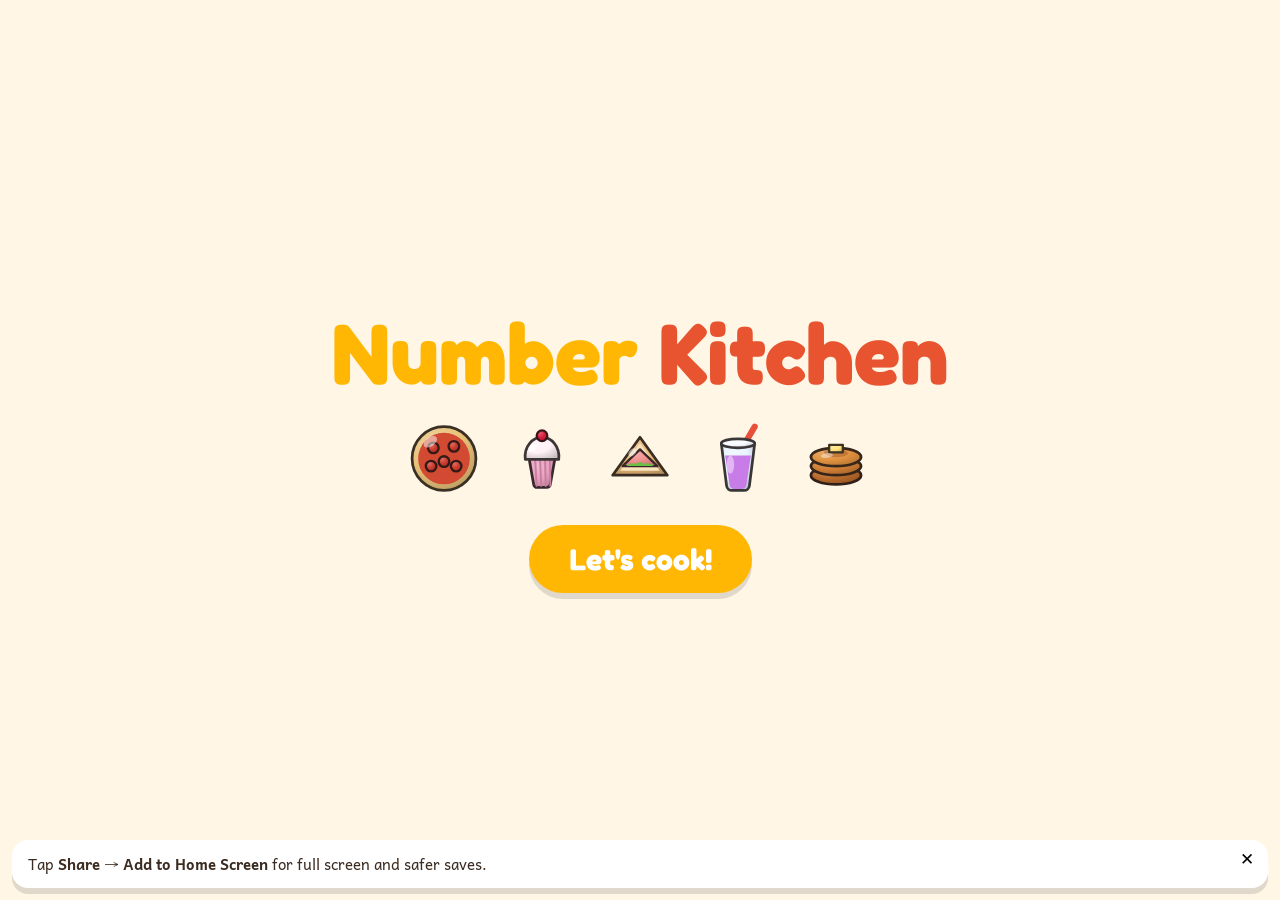
<file: index.html>
<!DOCTYPE html>
<html lang="en-AU">
<head>
<meta charset="utf-8">
<meta name="viewport" content="width=device-width, initial-scale=1, maximum-scale=1, user-scalable=no, viewport-fit=cover">
<meta name="apple-mobile-web-app-capable" content="yes">
<meta name="mobile-web-app-capable" content="yes">
<meta name="apple-mobile-web-app-status-bar-style" content="black-translucent">
<meta name="apple-mobile-web-app-title" content="Number Kitchen">
<meta name="theme-color" content="#ffb703">
<title>Number Kitchen</title>
<link rel="preconnect" href="https://fonts.googleapis.com">
<link rel="preconnect" href="https://fonts.gstatic.com" crossorigin>
<link href="https://fonts.googleapis.com/css2?family=Fredoka:wght@500;700&family=Andika:wght@400;700&display=swap" rel="stylesheet">
<!-- Inline so the app makes no extra request (and Safari stops 404ing for one). -->
<link rel="icon" href="data:image/svg+xml,%3Csvg xmlns='http://www.w3.org/2000/svg' viewBox='0 0 100 100'%3E%3Crect width='100' height='100' rx='22' fill='%23ffb703'/%3E%3Ctext x='50' y='72' font-size='64' font-family='sans-serif' font-weight='bold' text-anchor='middle' fill='%23fff'%3E7%3C/text%3E%3C/svg%3E">
<link rel="stylesheet" href="css/style.css">
<script>
// Belt-and-suspenders against iOS Safari's double-tap-to-zoom. `touch-action: manipulation`
// (see style.css) and the game's own `pointerdown` handlers already call preventDefault, but
// WebKit's double-tap-zoom gesture recognizer watches raw touchend timing regardless of that –
// so a genuine accidental double-tap can still zoom the page. Cancelling the second touchend
// within a normal double-tap window stops it at the source.
(function () {
  var lastTouchEnd = 0;
  document.addEventListener('touchend', function (e) {
    var now = Date.now();
    if (now - lastTouchEnd < 350) e.preventDefault();
    lastTouchEnd = now;
  }, { passive: false });
})();
</script>
</head>
<body>
<div id="app">

  <!-- Start (also unlocks audio on iPad) -->
  <section id="screen-start" class="screen active">
    <div class="start-inner">
      <h1 class="logo"><span class="n">Number</span> <span class="k">Kitchen</span></h1>
      <div class="start-parade">
        <img src="assets/art/icon-pizza.svg" alt="" draggable="false">
        <img src="assets/art/icon-cupcakes.svg" alt="" draggable="false">
        <img src="assets/art/icon-sandwich.svg" alt="" draggable="false">
        <img src="assets/art/icon-smoothie.svg" alt="" draggable="false">
        <img src="assets/art/icon-pancakes.svg" alt="" draggable="false">
      </div>
      <button id="btn-start" class="big-btn">Let's cook!</button>
    </div>
  </section>

  <!-- The recipe book -->
  <section id="screen-book" class="screen">
    <header class="bar">
      <h2>Recipe Book</h2>
      <button class="chip" data-go="cafe"><img src="assets/art/icon-cafe.svg" alt="" draggable="false"> Café <b id="cafe-count">0</b></button>
    </header>
    <div id="recipe-grid" class="recipe-grid"></div>
  </section>

  <!-- Cooking: one stage at a time -->
  <section id="screen-cook" class="screen">
    <header class="bar cook-bar">
      <button class="chip back" data-go="book">◀</button>
      <span class="cook-title"><span id="cook-icon"></span> <span id="cook-name"></span></span>
      <span id="cook-steps" class="steps"></span>
    </header>
    <!-- Each stage builds its own dish / bench split; the prompt, the recipe card
         and the trays live on the bench. See shell() in js/stages.js. -->
    <div id="stage-area" class="stage-area"></div>
  </section>

  <!-- Dish finished -->
  <section id="screen-served" class="screen">
    <div class="served-inner">
      <span id="served-badge" class="badge"></span>
      <span id="served-icon" class="served-icon"></span>
      <h2 id="served-name"></h2>
      <p id="served-next" class="served-next"></p>
      <div class="row">
        <button id="btn-served-cafe" class="big-btn">To the café</button>
        <button id="btn-served-book" class="big-btn ghost-btn">Cook another</button>
      </div>
    </div>
  </section>

  <!-- The café: where finished dishes live -->
  <section id="screen-cafe" class="screen parked">
    <header class="bar">
      <button class="chip back" data-go="book">◀</button>
      <h2>The Café</h2>
    </header>
    <div class="cafe-room">
      <div id="cafe-counter" class="cafe-counter"></div>
      <p id="cafe-empty" class="cafe-empty">Nothing on the counter yet — go and cook something!</p>
      <div id="cafe-folk" class="cafe-folk"></div>
    </div>
  </section>

</div>

<canvas id="fx"></canvas>

<!-- Grown-ups: hold to open -->
<button id="btn-parent" class="parent-btn" aria-label="Grown-ups">⚙️</button>

<div id="parent-panel" class="panel hidden">
  <div class="panel-inner">
    <h3>Grown-ups</h3>

    <section>
      <h4>Numbers in play</h4>
      <p class="muted">Range widens on its own as each number is read correctly first time.
        Currently up to <b id="pp-ceiling">5</b>.</p>
      <div id="pp-pin" class="seg">
        <button class="seg-btn" data-pin="auto">Auto</button>
        <button class="seg-btn" data-pin="5">1–5</button>
        <button class="seg-btn" data-pin="10">1–10</button>
        <button class="seg-btn" data-pin="20">1–20</button>
      </div>
    </section>

    <section>
      <h4>How she's going</h4>
      <p class="muted">Percentage read correctly first time. Green means solid; faded means not in play yet.</p>
      <div id="pp-table" class="numtable"></div>
    </section>

    <section>
      <h4>Progress</h4>
      <div class="row wrap">
        <button id="pp-unlock" class="mini">Unlock all recipes</button>
        <button id="pp-export" class="mini">Save to file</button>
        <label class="mini file">Restore<input id="pp-import" type="file" accept="application/json" hidden></label>
        <button id="pp-reset" class="mini danger">Reset everything</button>
      </div>
    </section>

    <button id="pp-close" class="big-btn">Done</button>
  </div>
</div>

<div id="a2hs-note" class="a2hs hidden">
  Tap <b>Share</b> → <b>Add to Home Screen</b> for full screen and safer saves.
  <button id="a2hs-close" aria-label="Dismiss">✕</button>
</div>

<script src="js/data.js"></script>
<script src="js/vessels.js"></script>
<script src="js/voice-manifest.js"></script>
<script src="js/audio.js"></script>
<script src="js/fx.js"></script>
<script src="js/range.js"></script>
<script src="js/stages.js"></script>
<script src="js/app.js"></script>
</body>
</html>
</file>
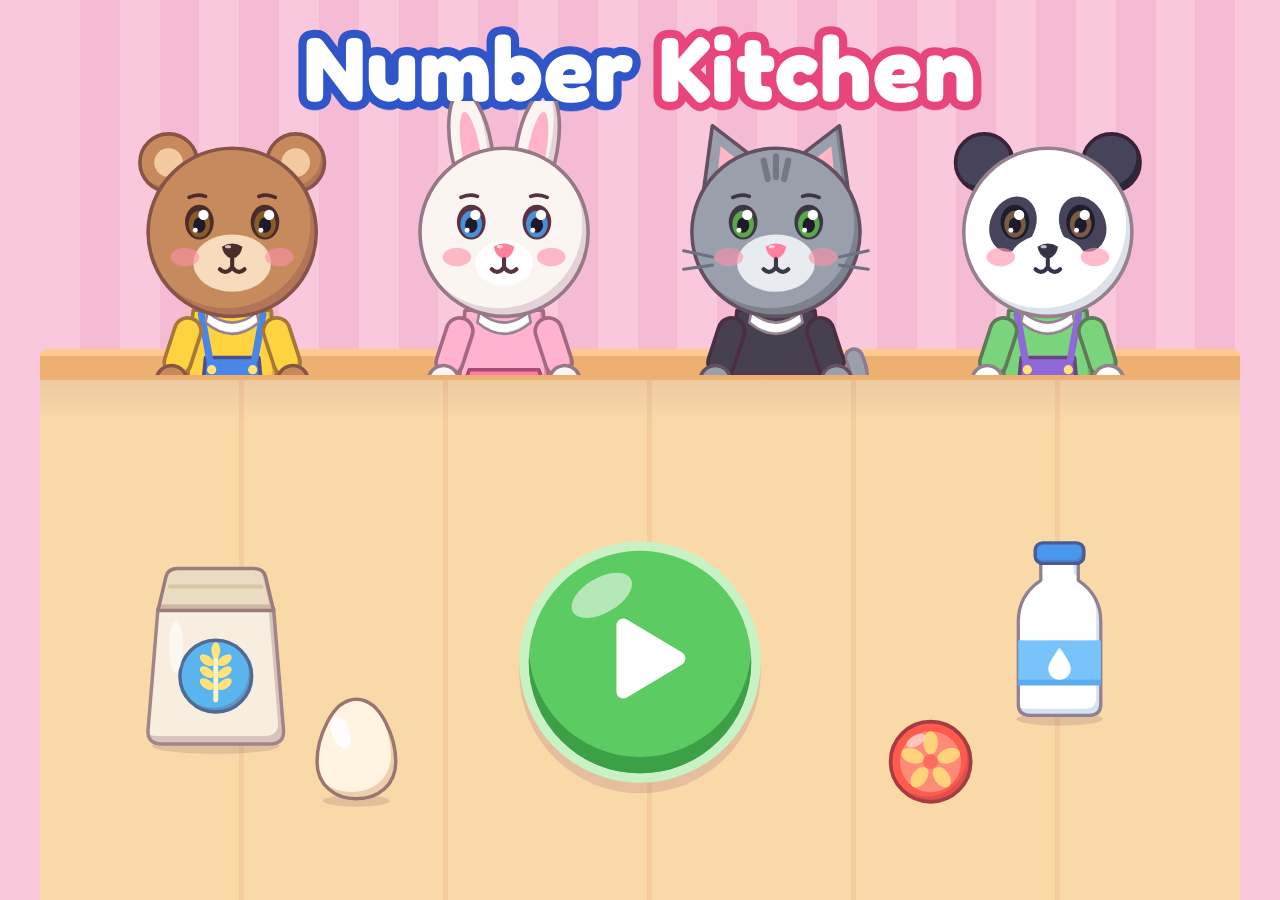
<file: game/index.html>
<!DOCTYPE html>
<html lang="en-AU">
<head>
<meta charset="utf-8">
<meta name="viewport" content="width=device-width, initial-scale=1, maximum-scale=1, user-scalable=no, viewport-fit=cover">
<meta name="apple-mobile-web-app-capable" content="yes">
<meta name="mobile-web-app-capable" content="yes">
<meta name="apple-mobile-web-app-status-bar-style" content="black-translucent">
<meta name="apple-mobile-web-app-title" content="Number Kitchen">
<meta name="theme-color" content="#aee6df">
<title>Number Kitchen</title>
<link rel="preconnect" href="https://fonts.googleapis.com">
<link rel="preconnect" href="https://fonts.gstatic.com" crossorigin>
<link href="https://fonts.googleapis.com/css2?family=Fredoka:wght@600;700&display=swap" rel="stylesheet">
<link rel="icon" href="data:image/svg+xml,%3Csvg xmlns='http://www.w3.org/2000/svg' viewBox='0 0 100 100'%3E%3Crect width='100' height='100' rx='26' fill='%23aee6df'/%3E%3Ccircle cx='50' cy='52' r='36' fill='%23f3c27c'/%3E%3Ccircle cx='50' cy='52' r='28' fill='%23dc3f2e'/%3E%3Ccircle cx='40' cy='44' r='7' fill='%23ffd23f'/%3E%3Ccircle cx='60' cy='58' r='7' fill='%23ffd23f'/%3E%3C/svg%3E">
<link rel="stylesheet" href="css/style.css">
<script>
// Cancel a second touchend inside the double-tap window, so a quick double tap can never zoom
// the page. touch-action and the pointerdown handlers are not enough on their own in WebKit.
(function () {
  var last = 0;
  document.addEventListener('touchend', function (e) {
    var now = Date.now();
    if (now - last < 350) e.preventDefault();
    last = now;
  }, { passive: false });
})();
</script>
</head>
<body>

<!-- Everything lives on one 1024×768 stage, scaled to fit (see Kit.fit). -->
<div id="stage">

  <!-- The room is shared by every screen: a striped wall, a window, a shelf and the worktop. -->
  <div class="kitchen">
    <div class="wall"></div>
    <div class="prop prop-window-sky"></div>
    <div class="prop prop-window"></div>
    <div class="prop prop-shelf"></div>
    <div class="counter"></div>
    <!-- Cooking happens top-down on a tablecloth in the recipe's colour. -->
    <div class="cloth"></div>
  </div>

  <section id="screen-start" class="screen active">
    <h1 class="logo"><span>Number</span> <span>Kitchen</span></h1>
    <div id="start-folk" class="folk"></div>
    <div id="start-props"></div>
    <button id="btn-play" class="round-btn big pulse" aria-label="Play"></button>
  </section>

  <!-- Who's hungry? Pick the friend to cook for. -->
  <section id="screen-friends" class="screen">
    <button class="round-btn back" data-go="start" aria-label="Back"></button>
    <div class="friends-panel"><div id="friend-cards" class="friend-cards"></div></div>
  </section>

  <section id="screen-menu" class="screen">
    <button class="round-btn back" data-go="friends" aria-label="Back"></button>
    <div id="menu-friend" class="menu-friend"></div>
    <div id="menu-cards" class="menu-cards"></div>
  </section>

  <section id="screen-cook" class="screen">
    <div id="stage-area" class="stage-area"></div>
    <button class="round-btn back" data-go="menu" aria-label="Home"></button>
    <div id="dots" class="dots"></div>
    <!-- The customer pops up from the corner to cheer each finished step. -->
    <div id="peek" class="peek"></div>
  </section>

  <section id="screen-done" class="screen">
    <div class="rays"></div>
    <div id="done-folk" class="folk solo"></div>
    <div id="done-star" class="done-star"></div>
    <button id="btn-again" class="round-btn again" aria-label="Cook again"></button>
    <button id="btn-home" class="round-btn home" aria-label="Menu"></button>
  </section>

</div>

<canvas id="fx"></canvas>

<script src="js/art.js"></script>
<script src="js/sfx.js"></script>
<script src="js/kit.js"></script>
<script src="js/dishes.js"></script>
<script src="js/steps.js"></script>
<script src="js/recipes.js"></script>
<script src="js/app.js"></script>
</body>
</html>
</file>
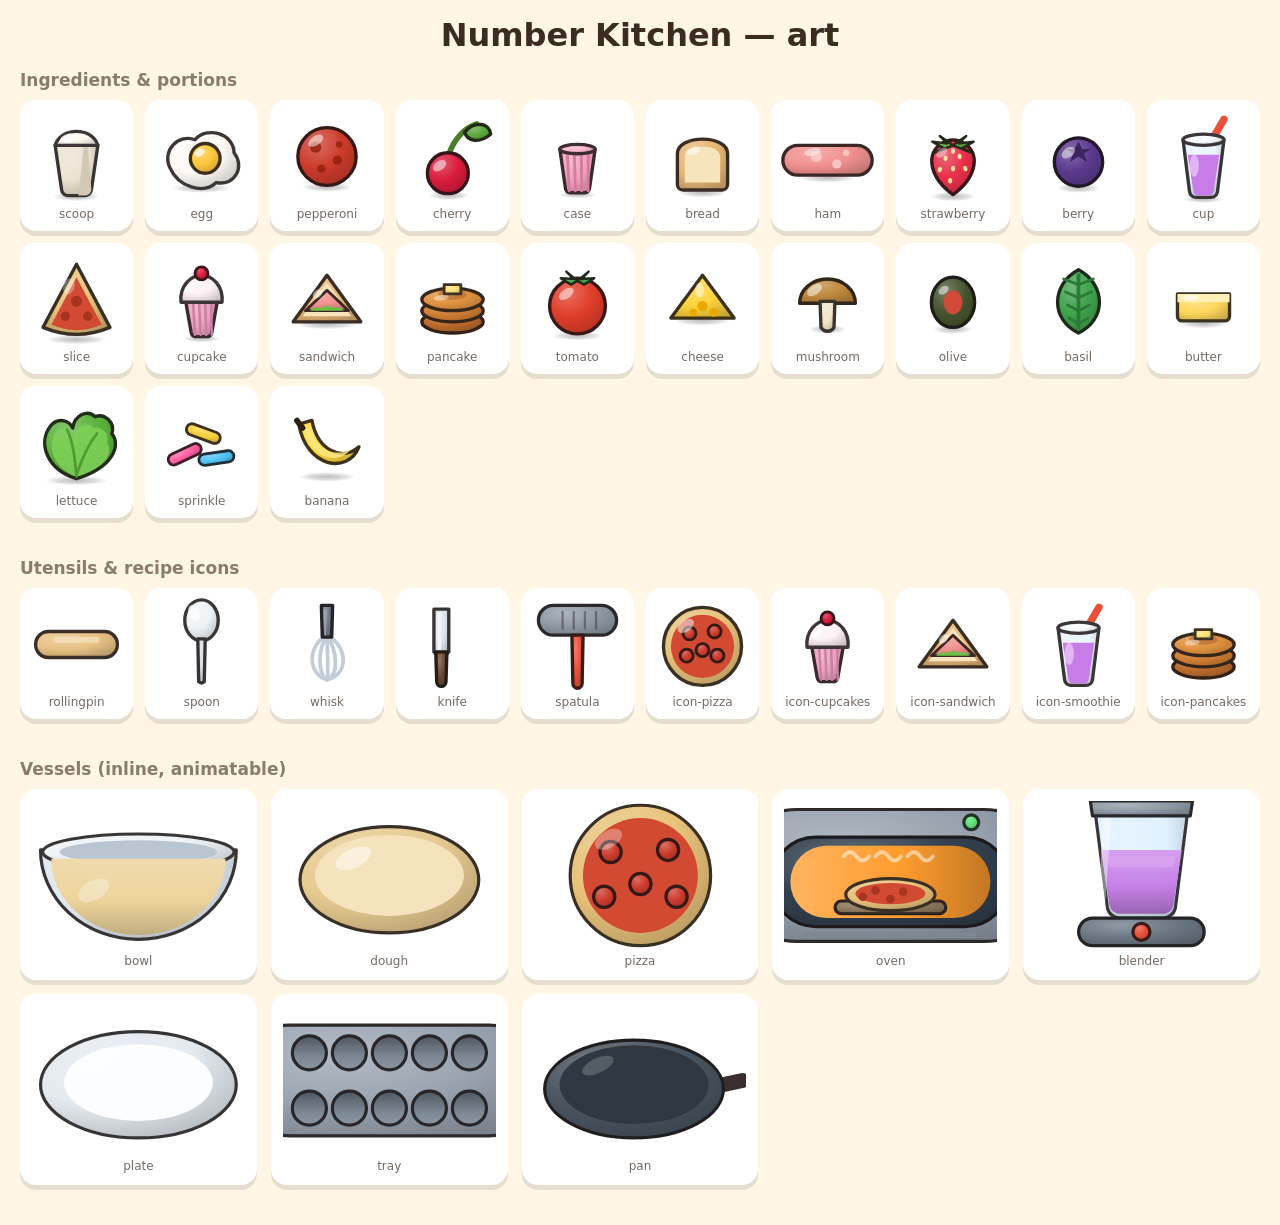
<file: tools/art-sheet.html>
<!DOCTYPE html>
<!-- Review page for every piece of art at once. Open via serve.ps1 after running
     `python tools/build_art.py`. -->
<html lang="en-AU"><head><meta charset="utf-8"><title>Art sheet</title>
<style>
  body { margin:0; background:#fff6e6; font-family:system-ui,sans-serif; color:#3b2b20; }
  h1 { text-align:center; padding:16px 0 0; margin:0; }
  h2 { padding:16px 20px 0; margin:0; font-size:17px; opacity:.6; }
  .sheet { display:grid; grid-template-columns:repeat(auto-fill,minmax(104px,1fr)); gap:12px; padding:10px 20px 24px; }
  figure { margin:0; background:#fff; border-radius:16px; padding:10px; text-align:center; box-shadow:0 5px 0 rgba(0,0,0,.1); }
  figure img { width:100%; height:auto; display:block; }
  figcaption { font-size:12px; margin-top:4px; opacity:.7; }
  .vsheet { display:grid; grid-template-columns:repeat(auto-fill,minmax(210px,1fr)); gap:14px; padding:10px 20px 40px; }
  .vsheet figure { padding:12px; }
  .vsheet svg { width:100%; height:auto; display:block; }
</style></head><body>
<h1>Number Kitchen — art</h1>
<h2>Ingredients &amp; portions</h2><div class="sheet" id="items"></div>
<h2>Utensils &amp; recipe icons</h2><div class="sheet" id="tools"></div>
<h2>Vessels (inline, animatable)</h2><div class="vsheet" id="vessels"></div>
<script src="../js/vessels.js"></script>
<script>
  const ITEMS = ['scoop','egg','pepperoni','cherry','case','bread','ham','strawberry','berry','cup',
                 'slice','cupcake','sandwich','pancake','tomato','cheese','mushroom','olive','basil',
                 'butter','lettuce','sprinkle','banana'];
  const TOOLS = ['rollingpin','spoon','whisk','knife','spatula',
                 'icon-pizza','icon-cupcakes','icon-sandwich','icon-smoothie','icon-pancakes'];
  const fig = n => `<figure><img src="../assets/art/${n}.svg" alt="${n}"><figcaption>${n}</figcaption></figure>`;
  items.innerHTML = ITEMS.map(fig).join('');
  tools.innerHTML = TOOLS.map(fig).join('');
  vessels.innerHTML = Object.entries(VESSELS).map(([k, v]) =>
    `<figure>${v}<figcaption>${k}</figcaption></figure>`).join('');
</script>
</body></html>
</file>
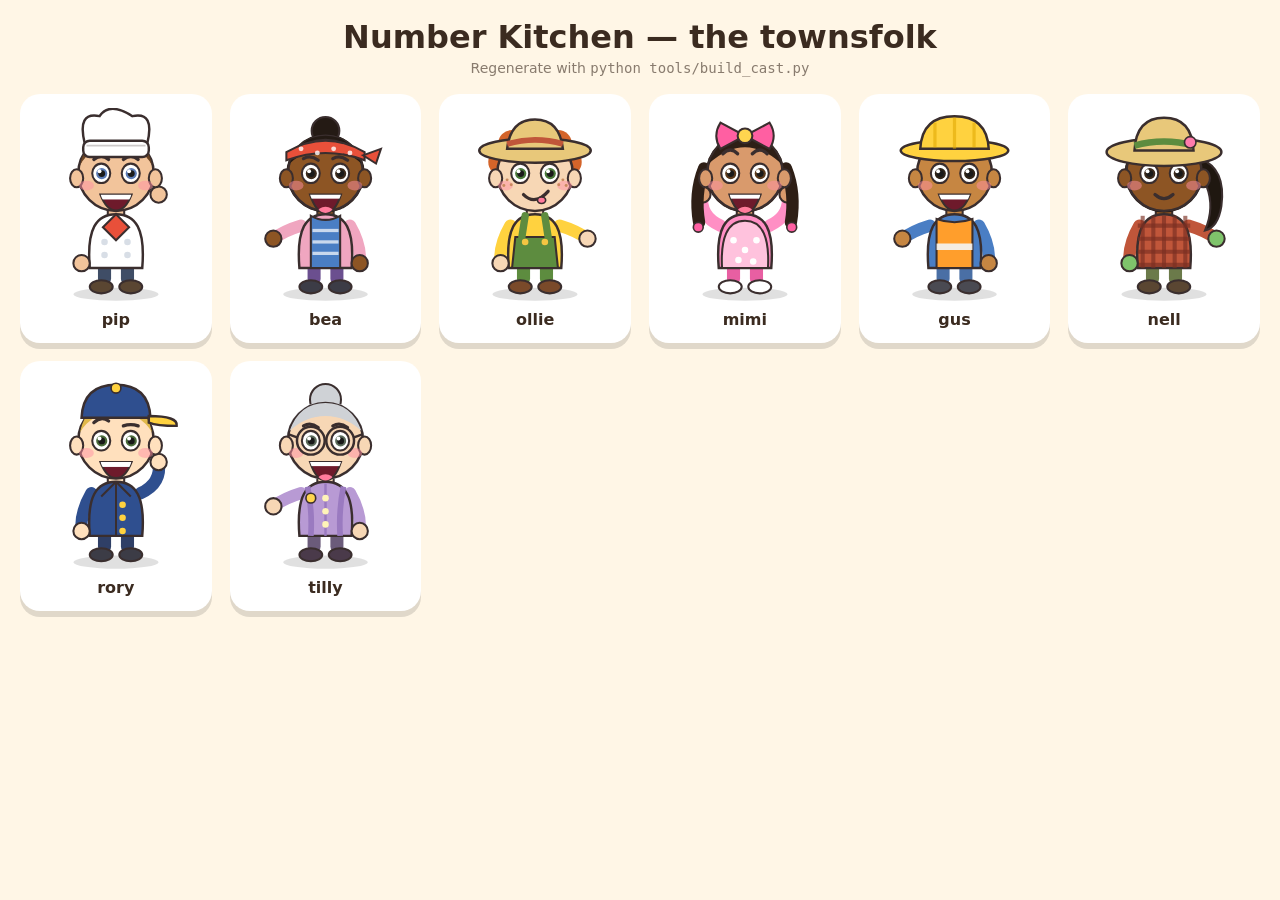
<file: tools/cast-sheet.html>
<!DOCTYPE html>
<!-- Review page for the whole cast at once. Open it via serve.ps1 after running
     `python tools/build_cast.py`. -->
<html lang="en-AU"><head><meta charset="utf-8"><title>Cast sheet</title>
<style>
  body { margin:0; background:#fff6e6; font-family:'Fredoka',system-ui,sans-serif; color:#3b2b20; }
  h1 { text-align:center; padding:18px 0 0; margin:0; }
  p.note { text-align:center; margin:4px 0 18px; opacity:.6; font-size:14px; }
  .sheet { display:grid; grid-template-columns:repeat(auto-fill,minmax(170px,1fr)); gap:18px; padding:0 20px 40px; }
  figure { margin:0; background:#fff; border-radius:20px; padding:14px; text-align:center; box-shadow:0 6px 0 rgba(0,0,0,.12); }
  img { width:100%; height:auto; display:block; }
  figcaption { font-weight:700; margin-top:6px; }
</style></head><body>
<h1>Number Kitchen — the townsfolk</h1>
<p class="note">Regenerate with <code>python tools/build_cast.py</code></p>
<div class="sheet" id="sheet"></div>
<script>
  const CAST = ['pip','bea','ollie','mimi','gus','nell','rory','tilly'];
  document.getElementById('sheet').innerHTML = CAST.map(n =>
    `<figure><img src="../assets/cast/${n}.svg" alt="${n}"><figcaption>${n}</figcaption></figure>`).join('');
</script>
</body></html>
</file>
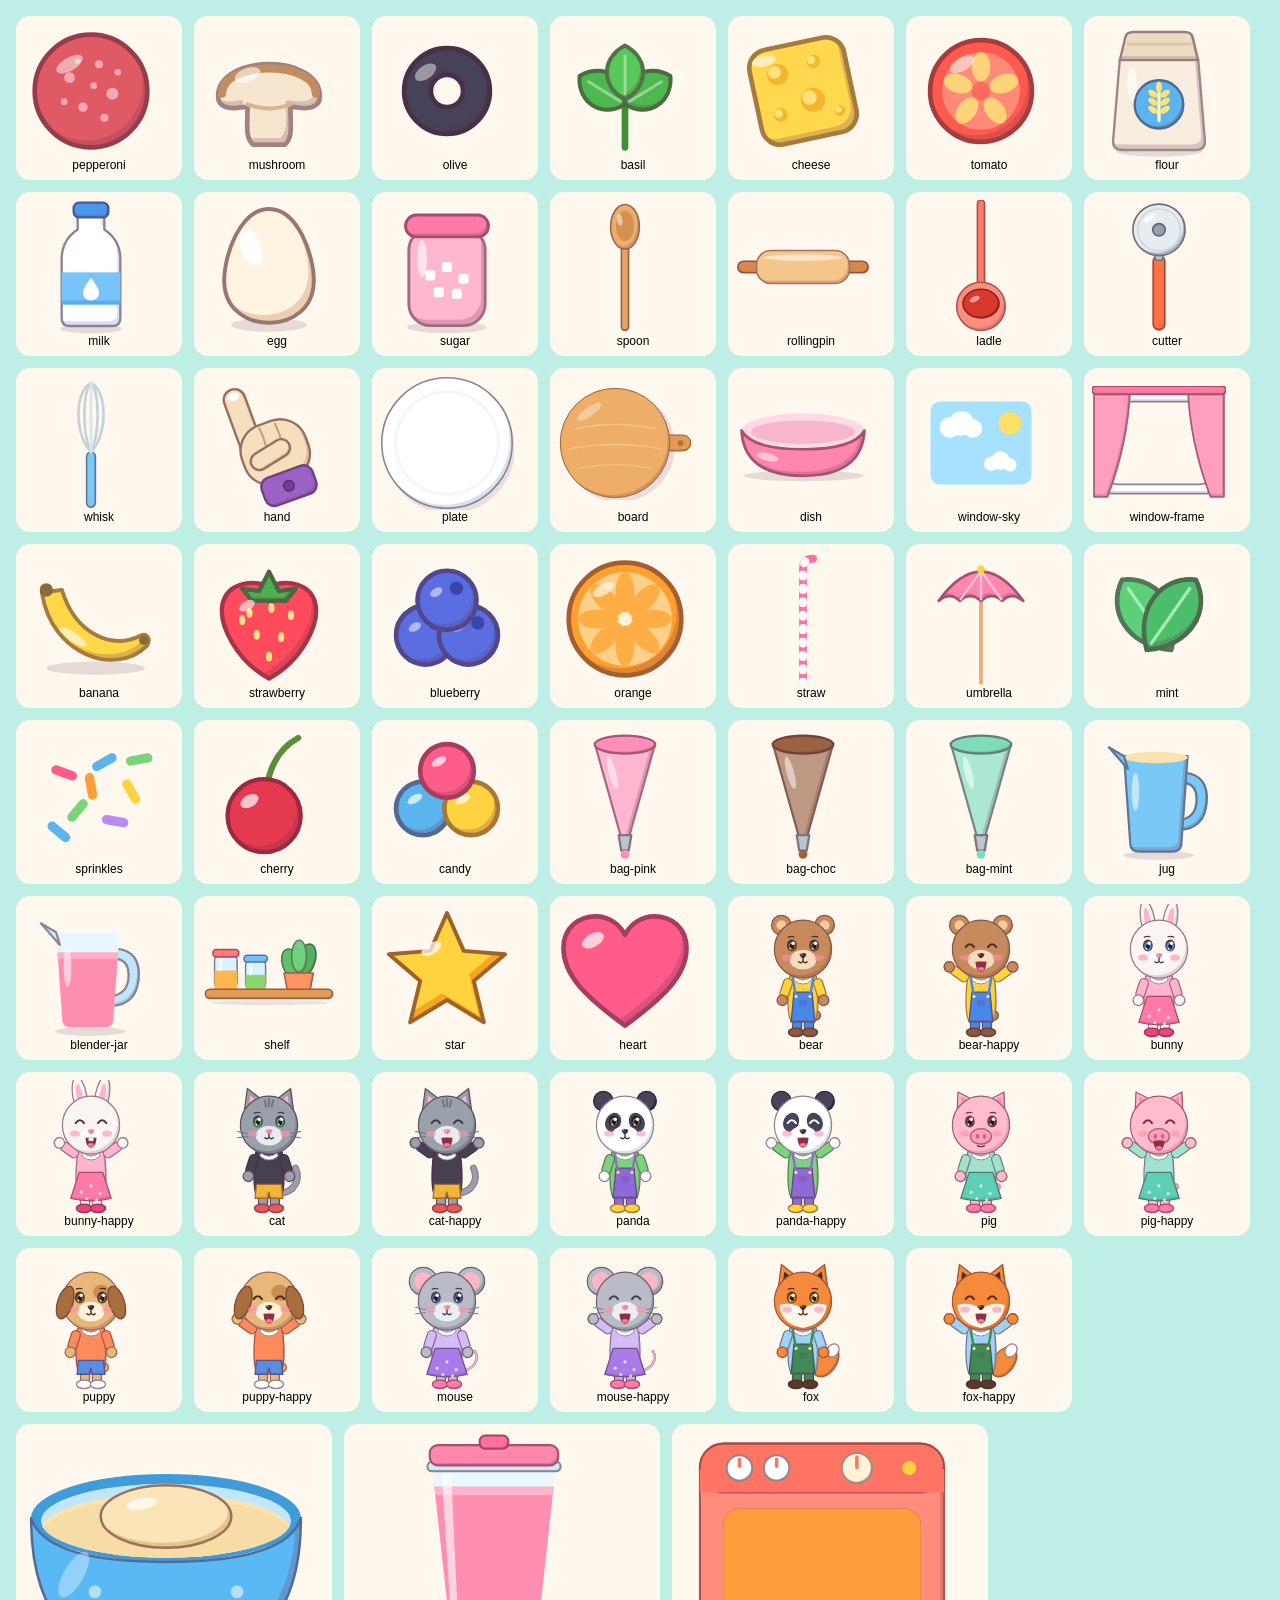
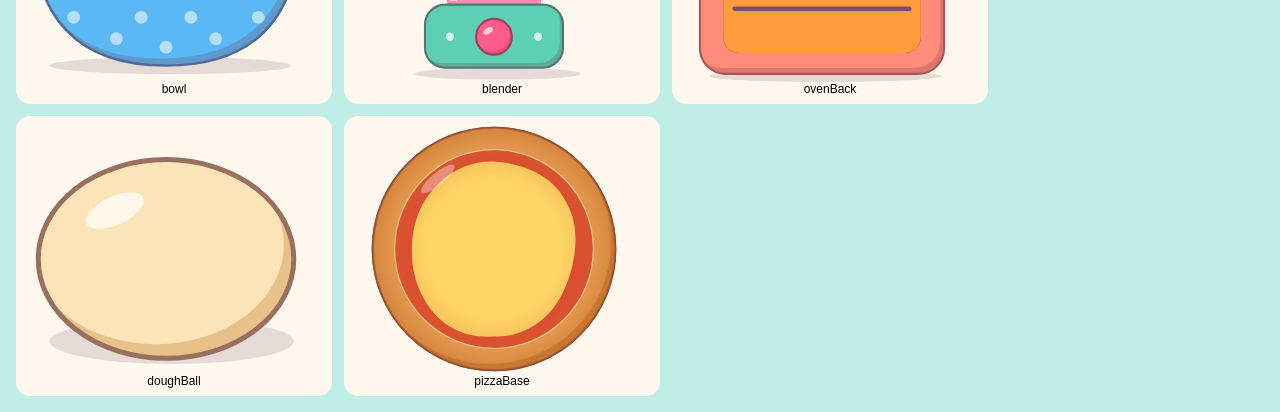
<file: game/tools/art-sheet.html>
<!DOCTYPE html>
<html><head><meta charset="utf-8"><title>Art sheet</title>
<style>
body{margin:0;padding:16px;background:#bfeee6;font:12px sans-serif;display:flex;flex-wrap:wrap;gap:12px}
figure{margin:0;background:#fff8ee;border-radius:14px;padding:8px;width:150px;text-align:center}
figure img,figure svg{width:134px;height:134px;object-fit:contain;display:block}
figure.big{width:300px}figure.big svg{width:284px;height:250px}
</style></head><body>
<script src="../js/art.js"></script>
<script>
for (const n of Art.names()) document.body.insertAdjacentHTML('beforeend', `<figure>${Art.img(n)}<figcaption>${n}</figcaption></figure>`);
for (const n of ['bowl','blender','ovenBack','doughBall','pizzaBase']) document.body.insertAdjacentHTML('beforeend', `<figure class="big">${Art[n]()}${n==='ovenBack'?'':''}<figcaption>${n}</figcaption></figure>`);
</script></body></html>
</file>
<file: css/style.css>
/* Number Kitchen — all styling and animation.
   Performance rules (see CLAUDE.md): animate only transform and opacity, never put
   a filter on anything that moves, and pause animations on inactive screens. */

:root {
  --cream: #fff6e6;
  --crust: #e8c27a;
  --ink: #3b2b20;
  --sun: #ffb703;
  --tile: #ffffff;
  --recipe: #e8542f;         /* set per recipe by app.js */
  --shadow: 0 6px 0 rgba(0, 0, 0, 0.12);
}

* { box-sizing: border-box; -webkit-tap-highlight-color: transparent; }

html, body {
  margin: 0; padding: 0;
  height: 100%;
  overflow: hidden;
  background: var(--cream);
  color: var(--ink);
  font-family: 'Fredoka', system-ui, sans-serif;
  touch-action: manipulation;
  -webkit-user-select: none; user-select: none;
  -webkit-text-size-adjust: 100%;
}

#app { position: fixed; inset: 0; }

/* The cook screen takes the recipe's wall colour so the header and the scene
   below it are one room, not two stacked panels. */
#screen-cook { background: var(--wall, var(--cream)); }

/* ---------- screens ---------- */
.screen {
  position: absolute; inset: 0;
  visibility: hidden; opacity: 0;
  display: flex; flex-direction: column;
  padding: env(safe-area-inset-top) env(safe-area-inset-right) env(safe-area-inset-bottom) env(safe-area-inset-left);
  transition: opacity 0.22s ease;
}
.screen.active { visibility: visible; opacity: 1; }
/* `visibility: hidden` does NOT stop CSS animations, so always-on animations are
   paused unless their screen is the active one. Listed individually on purpose —
   a blanket :not(.active) * selector is slower to match than the animations it saves. */
.screen:not(.active) .logo,
.screen:not(.active) .start-parade img,
.screen:not(.active) .target,
.screen:not(.active) .menu-dish,
.screen:not(.active) .served-icon { animation-play-state: paused; }
/* Heavier scenes are parked outright so they cost nothing from page load. */
.screen.parked { display: none; }

#fx { position: fixed; inset: 0; width: 100%; height: 100%; pointer-events: none; z-index: 40; }

/* ---------- start ---------- */
.start-inner { margin: auto; text-align: center; padding: 24px; }
.logo { font-size: clamp(40px, 9vw, 86px); margin: 0 0 8px; line-height: 1.05; animation: bob 3s ease-in-out infinite; }
.logo .n { color: var(--sun); }
.logo .k { color: var(--recipe); }
.start-parade { display: flex; gap: clamp(10px, 2vw, 22px); justify-content: center; margin: 22px 0 30px; }
.start-parade img { width: clamp(44px, 8vw, 76px); height: auto; display: block; }
.start-parade img { animation: bob 2.2s ease-in-out infinite; }
.start-parade img:nth-child(2) { animation-delay: .2s; }
.start-parade img:nth-child(3) { animation-delay: .4s; }
.start-parade img:nth-child(4) { animation-delay: .6s; }
.start-parade img:nth-child(5) { animation-delay: .8s; }
@keyframes bob { 0%, 100% { transform: translateY(0); } 50% { transform: translateY(-10px); } }

.big-btn {
  font-family: inherit; font-size: clamp(20px, 3.4vw, 30px); font-weight: 700;
  color: #fff; background: var(--sun);
  border: 0; border-radius: 999px; padding: 16px 40px;
  box-shadow: var(--shadow); cursor: pointer;
}
.big-btn:active { transform: translateY(3px); box-shadow: 0 3px 0 rgba(0,0,0,.12); }
.big-btn.ghost-btn { background: #fff; color: var(--ink); }

/* ---------- bars ---------- */
.bar {
  display: flex; align-items: center; gap: 12px;
  padding: 12px 18px; flex: 0 0 auto;
}
.bar h2 { margin: 0; font-size: clamp(22px, 3.4vw, 32px); }
.chip {
  font-family: inherit; font-size: clamp(15px, 2.2vw, 20px); font-weight: 600;
  background: #fff; color: var(--ink); border: 0; border-radius: 999px;
  padding: 9px 18px; box-shadow: var(--shadow); cursor: pointer; margin-left: auto;
}
.chip.back { margin-left: 0; padding: 9px 20px; }
.chip { display: inline-flex; align-items: center; gap: 7px; }
.chip img { width: 1.5em; height: 1.5em; display: block; }
.chip:active { transform: translateY(2px); }

/* ---------- recipe book ---------- */
.recipe-grid {
  flex: 1 1 auto; overflow-y: auto; -webkit-overflow-scrolling: touch;
  display: grid; gap: 16px; padding: 6px 18px 26px;
  grid-template-columns: repeat(auto-fill, minmax(180px, 1fr));
  align-content: start;
}
.recipe {
  font-family: inherit; text-align: center; cursor: pointer;
  background: var(--tile); border: 0; border-top: 8px solid var(--c);
  border-radius: 22px; padding: 18px 12px 16px;
  box-shadow: var(--shadow);
  display: flex; flex-direction: column; gap: 4px; align-items: center;
  animation: pop-in .3s backwards;
}
@keyframes pop-in { from { opacity: 0; transform: scale(.85); } }
.recipe:active { transform: translateY(3px); }
.recipe.locked { opacity: .55; border-top-color: #c9c2ba; }
.r-icon { width: clamp(52px, 7.5vw, 74px); display: block; }
.r-icon img { width: 100%; height: auto; display: block; }
.r-name { font-size: clamp(19px, 2.6vw, 25px); font-weight: 700; }
.r-blurb { font-family: 'Andika', sans-serif; font-size: 14px; opacity: .65; }
.r-made { display: flex; gap: 3px; }
.r-made img { width: 15px; height: 15px; display: block; }
.wobble { animation: wobble .4s ease; }
@keyframes wobble { 25% { transform: rotate(-4deg); } 75% { transform: rotate(4deg); } }

/* ---------- cooking ---------- */
.cook-bar { gap: 14px; }
.cook-title { font-size: clamp(18px, 2.6vw, 26px); font-weight: 700; display: inline-flex; align-items: center; gap: 8px; }
#cook-icon { width: 1.5em; display: block; }
#cook-icon img { width: 100%; height: auto; display: block; }
.steps { display: flex; gap: 7px; margin-left: auto; }
.pip { width: 11px; height: 11px; border-radius: 50%; background: #e0d6c8; }
.pip.done { background: var(--recipe); }
.pip.now { background: var(--sun); transform: scale(1.35); }

.prompt {
  margin: 0; padding: 0 20px 8px; flex: 0 0 auto;
  font-family: 'Andika', sans-serif; font-size: clamp(17px, 2.6vw, 26px); text-align: center;
  font-weight: 700;
  /* A soft light behind the text, so it reads on a peach wall and a lilac one alike. */
  text-shadow: 0 2px 0 rgba(255, 255, 255, .6), 0 0 14px rgba(255, 255, 255, .5);
}

.stage-top {
  flex: 0 0 auto; display: flex; align-items: center; justify-content: center;
  gap: clamp(14px, 3vw, 34px); padding: 2px 18px 10px;
}
/* The target numeral: the thing she has to read. Big, high contrast, always there. */
/* The target numeral, as a recipe card pinned to the wall rather than a red UI
   rectangle. Same prominence — it is still the biggest thing on screen and it never
   leaves — but it belongs to the kitchen now. Dark ink on paper is also the standard
   way a numeral is presented for learning; white-on-saturated was a UI habit. */
.target {
  position: relative; overflow: hidden;
  font-family: inherit; font-weight: 700; cursor: pointer;
  font-size: clamp(42px, 7.5vw, 84px); line-height: 1;
  min-width: clamp(80px, 12vw, 132px);
  color: #4a372c; background: #fffaf0;
  border: 0; border-radius: 12px; padding: 22px 18px 16px;
  transform: rotate(-2deg);
  /* A hairline keeps the card off a pale wall (the butter-yellow pancakes kitchen
     is nearly the same value as the paper). */
  box-shadow: 0 0 0 3px rgba(74, 55, 44, .1), 0 7px 0 rgba(0, 0, 0, .14);
}
/* The recipe's colour, as the band across the top of its card. */
.target::before {
  content: ''; position: absolute; left: 0; right: 0; top: 0;
  height: 15px; background: var(--recipe);
}
/* A ruled line, so it reads as something written down. */
.target::after {
  content: ''; position: absolute; left: 15%; right: 15%; bottom: 11px;
  height: 3px; border-radius: 2px; background: rgba(74, 55, 44, .16);
}
.target.two { letter-spacing: -2px; }
/* Its own keyframe: the shared `pulse` would drop the card's tilt mid-animation. */
.target.pulse { animation: card-pulse .5s ease; }
@keyframes card-pulse { 40% { transform: rotate(-2deg) scale(1.11); } }
@keyframes pulse { 40% { transform: scale(1.12); } }

/* The tally, as a muffin tray. Fixed at 10 wells each — never sized to the target,
   or the tray would hand her the answer — and a second tray only slides in once the
   first is full, which is what makes 13 read as "a full tray and 3 more". */
.frames { display: flex; gap: 13px; align-items: center; }
.ten-frame {
  display: grid; grid-template-columns: repeat(5, 1fr); gap: 4px;
  padding: 7px; border-radius: 13px;
  background: linear-gradient(180deg, #b9c3ce 0%, #8d99a6 100%);
  box-shadow: inset 0 3px 0 rgba(255, 255, 255, .5), inset 0 -4px 0 rgba(0, 0, 0, .16),
              0 6px 0 rgba(0, 0, 0, .15);
}
.ten-frame.second { display: none; }
.frames.wide .ten-frame.second { display: grid; animation: slide-in .3s ease backwards; }
@keyframes slide-in { from { opacity: 0; transform: translateX(-16px); } }
/* An empty well is a recess: dark at the top where the rim shades it. */
.slot {
  width: clamp(15px, 2.1vw, 24px); height: clamp(15px, 2.1vw, 24px);
  border-radius: 50%;
  background: linear-gradient(180deg, #5c6673 0%, #7e8996 100%);
  box-shadow: inset 0 2px 3px rgba(0, 0, 0, .4);
}
/* A full one has something baked in it. */
.slot.on {
  background: radial-gradient(circle at 34% 28%, #ffe0a0 0%, #f2ab3d 55%, #d0811f 100%);
  box-shadow: inset 0 -2px 0 rgba(0, 0, 0, .14), 0 1px 0 rgba(255, 255, 255, .45);
  animation: fill-well .3s ease;
}
@keyframes fill-well { 0% { transform: scale(.5); } 60% { transform: scale(1.18); } }

.stage-area { flex: 1 1 auto; position: relative; overflow: hidden; }
.stage-area.done { animation: flash .5s ease; }
@keyframes flash { 40% { transform: scale(1.02); } }

/* Two thirds dish, one third bench. The dish is what she is looking at. */
.dish { position: absolute; left: 0; right: 0; top: 0; bottom: 34%; }
.bench {
  position: absolute; left: 0; right: 0; bottom: 0; height: 34%;
  display: flex; flex-direction: column; padding: 5px 20px 10px;
  background-color: var(--counter, #c58a52);
  background-image: repeating-linear-gradient(94deg,
    rgba(0, 0, 0, .05) 0 3px, transparent 3px 26px, rgba(255, 255, 255, .05) 26px 30px, transparent 30px 58px);
  box-shadow: inset 0 8px 0 rgba(255, 255, 255, .3), inset 0 16px 20px rgba(0, 0, 0, .1);
}
.bench .prompt { margin: 0 0 3px; padding: 0; flex: 0 0 auto; font-size: clamp(14px, 2vw, 21px); }
.bench-row {
  flex: 1 1 auto; min-height: 0;
  display: flex; align-items: center; justify-content: space-between;
  gap: clamp(8px, 2.4vw, 30px);
}
.source {
  flex: 0 0 auto; height: 100%; min-width: clamp(84px, 13vw, 170px);
  display: flex; align-items: center; justify-content: center;
}

/* The vessel stands on the bench: anchored to the bottom of the dish zone. */
.vessel {
  position: absolute; left: 50%; bottom: 2%;
  width: min(66%, 640px); transform: translateX(-50%);
}
.vessel.big { bottom: 3%; width: min(62%, 600px); }
.vessel svg { width: 100%; height: auto; display: block; }

/* ---------- the dressed kitchen ----------
   A patterned wall, a worktop, a board and a few props behind every stage. Objects
   floating on flat cream was what made the game look unfinished next to the
   reference. All CSS gradients and a handful of <img>: one rasterisation, nothing
   per frame. Colours come from `scene` in js/data.js, so each recipe is a different
   corner of the kitchen. */
.scene { position: absolute; inset: 0 0 34% 0; z-index: 0; overflow: hidden; }
.scene .wall {
  position: absolute; inset: 0;
  background-color: var(--wall);
}
.scene .counter {
  /* Not a second worktop — just the floor shadow where the dish meets the bench. */
  position: absolute; left: 0; right: 0; top: auto; bottom: 0; height: 16%;
  background: linear-gradient(180deg, rgba(0, 0, 0, 0) 0%, rgba(0, 0, 0, .11) 100%);
  /* Wood grain, a lit top edge and a shaded floor — the cheapest way to read as a
     surface with a thickness rather than a colour block. */
}
/* Wall patterns. */
.p-tile .wall {
  background-image:
    repeating-linear-gradient(0deg,  rgba(0, 0, 0, .07) 0 3px, transparent 3px 58px),
    repeating-linear-gradient(90deg, rgba(0, 0, 0, .07) 0 3px, transparent 3px 58px);
}
.p-gingham .wall {
  background-image:
    repeating-linear-gradient(0deg,  rgba(255, 255, 255, .38) 0 26px, transparent 26px 52px),
    repeating-linear-gradient(90deg, rgba(255, 255, 255, .38) 0 26px, transparent 26px 52px);
}
.p-stripe .wall {
  background-image: repeating-linear-gradient(90deg, rgba(255, 255, 255, .32) 0 22px, transparent 22px 44px);
}
.p-dot .wall {
  background-image: radial-gradient(rgba(255, 255, 255, .5) 5px, transparent 6px);
  background-size: 46px 46px;
}
/* The board the food sits on. Appliances don't get one. */
.scene .board {
  position: absolute; left: 50%; top: auto; bottom: 2%; width: min(78%, 760px); height: 56%;
  transform: translateX(-50%);
  border-radius: 28px;
  background-color: #e8c89a;
  /* Grain and a lit top edge, so the board has a thickness like the worktop does. */
  background-image: repeating-linear-gradient(91deg,
    rgba(0, 0, 0, .04) 0 2px, transparent 2px 19px, rgba(255, 255, 255, .06) 19px 22px, transparent 22px 42px);
  box-shadow: inset 0 8px 0 rgba(255, 255, 255, .34), inset 0 -12px 18px rgba(0, 0, 0, .1),
              0 9px 0 rgba(0, 0, 0, .09);
}
.scene .props { position: absolute; inset: 0; }
.scene .prop {
  position: absolute; display: block; width: clamp(26px, 3.8vw, 50px); height: auto;
}
.scene .prop.p0 { left: 4%;   bottom: 2%; transform: rotate(-13deg); }
.scene .prop.p1 { right: 5%;  bottom: 2%; transform: rotate(15deg); }
.scene .prop.p2 { left: 14%;  bottom: 3%; transform: rotate(7deg); }

/* Everything the child touches sits above the scene. */
.vessel, .guests, .dial, .supply, .pieces { z-index: 1; }
.supply { z-index: 3; }

/* ---------- the hand ----------
   Two jobs. Gripping: it rides with a utensil, so the tool is being held rather than
   floating. Demonstrating: after a few seconds of stillness it performs the gesture
   once and fades. It is never a cursor — it must not compete with her finger. */
.tool-rig { position: absolute; display: block; }
.tool-rig .tool { width: 100%; height: auto; display: block; }
.tool-rig .grip { position: absolute; display: block; height: auto; }

.demo-hand {
  position: absolute; z-index: 4; pointer-events: none;
  width: clamp(76px, 11.5vw, 140px); height: auto; opacity: 0;
}
.demo-hand.show { animation-duration: 2.6s; animation-timing-function: ease-in-out; }

/* Pick it up from the shelf, carry it to the vessel, put it in. */
.d-place { left: 50%; bottom: 15%; }
.d-place.show { animation-name: demo-place; }
@keyframes demo-place {
  0%   { opacity: 0; transform: translate(-50%, 14%) scale(.9); }
  10%  { opacity: 1; transform: translate(-50%, 0) scale(1); }
  18%  { transform: translate(-50%, 6%) scale(.94); }
  52%  { opacity: 1; transform: translate(-50%, -28vh) scale(1); }
  64%  { transform: translate(-50%, -25vh) scale(.94); }
  80%  { opacity: 1; transform: translate(-50%, -28vh) scale(1); }
  100% { opacity: 0; transform: translate(-50%, -28vh) scale(1); }
}
/* Tap the plus twice. */
.d-dial { left: 63%; bottom: 7%; }
.d-dial.show { animation-name: demo-dial; }
@keyframes demo-dial {
  0%   { opacity: 0; transform: translateY(20%) scale(.9); }
  12%  { opacity: 1; transform: translateY(0) scale(1); }
  28%  { transform: translateY(12%) scale(.93); }
  42%  { transform: translateY(0) scale(1); }
  58%  { transform: translateY(12%) scale(.93); }
  72%  { opacity: 1; transform: translateY(0) scale(1); }
  100% { opacity: 0; transform: translateY(0) scale(1); }
}
/* Carry a portion up to the first guest. */
.d-serve { left: 50%; bottom: 15%; }
.d-serve.show { animation-name: demo-serve; }
@keyframes demo-serve {
  0%   { opacity: 0; transform: translate(-50%, 14%) scale(.9); }
  12%  { opacity: 1; transform: translate(-50%, 0) scale(1); }
  55%  { opacity: 1; transform: translate(-130%, -22vh) scale(1); }
  70%  { transform: translate(-130%, -19vh) scale(.94); }
  85%  { opacity: 1; transform: translate(-130%, -22vh) scale(1); }
  100% { opacity: 0; transform: translate(-130%, -22vh) scale(1); }
}

/* Where placed items land: a five-column grid mirroring a ten-frame row, so up to
   twenty items sit predictably and none needs its own shadow. */
.drop {
  position: absolute; inset: 22% 12% 8%;
  display: grid;
  grid-template-columns: repeat(var(--cols, 5), 1fr);
  grid-template-rows: repeat(var(--rows, 4), 1fr);
  gap: 2%; place-items: center;
}
/* Where each vessel can actually hold something, as a fraction of its 200x140 art
   box: inside the bowl, on the red of the pizza, in the oven cavity. Keeping these
   with the art means a new vessel needs no change to js/stages.js. */
.v-bowl    .drop { inset: 35% 18% 25%; }
.v-dough   .drop { inset: 17%  8% 11%; }
.v-pizza   .drop { inset: 13% 24% 13%; }
.v-oven    .drop { inset: 36% 23% 21%; }
.v-blender .drop { inset: 22% 34% 32%; }
.v-plate   .drop { inset: 26% 16% 26%; }
.v-tray    .drop { inset: 16%  5% 16%; }
.v-pan     .drop { inset: 31% 14% 23% 18%; }

.item { border: 0; background: none; padding: 0; cursor: pointer; }
.item img { width: 100%; height: 100%; display: block; }
/* Fill the cell and let the artwork letterbox inside it, so an item is as big
   as its share of the vessel allows however many there are. */
.drop .item { width: 92%; height: 92%; }
.drop .item img { object-fit: contain; }
/* Each item flies in from roughly where her finger was (js/stages.js sets --fx/--fy)
   and squashes as it lands, so it goes where she put it rather than fading in from
   nowhere. */
@keyframes land {
  0%   { opacity: 0; transform: translate(var(--fx, 0px), var(--fy, -70px)) scale(.55) rotate(-22deg); }
  55%  { opacity: 1; transform: translate(0, 0) scale(1.18, .84) rotate(5deg); }
  76%  { transform: translate(0, -9%) scale(.95, 1.05) rotate(-2deg); }
  100% { transform: none; }
}
.item.placed { animation: land .42s cubic-bezier(.22, .7, .3, 1) backwards; }
.item.ghost { position: fixed; left: 0; top: 0; z-index: 50; pointer-events: none; opacity: .85; }

/* The vessel takes the knock when something lands in it. Both keyframes carry the
   base translateX(-50%) that centres it, or it would jump sideways mid-animation. */
@keyframes bump  { 35% { transform: translateX(-50%) scale(1.05, .95); } }
@keyframes react { 30% { transform: translateX(-50%) rotate(-1.4deg); }
                   70% { transform: translateX(-50%) rotate(1.4deg); } }
.vessel.bump  { animation: bump .28s ease; }
.vessel.react { animation: react .3s ease; }

.supply-item { height: 82%; width: auto; aspect-ratio: 1; }
/* A slow breath so the tray reads as "take one" without a text label. */
@keyframes offer { 0%, 100% { transform: translateY(0) scale(1); } 50% { transform: translateY(-7%) scale(1.05); } }
.supply-item { animation: offer 2.4s ease-in-out infinite; }
.supply-item:active { animation: none; transform: scale(1.12); }
.screen:not(.active) .supply-item { animation-play-state: paused; }

/* ---------- count-gesture: the utensil actually does the job ---------- */
.count-gesture .vessel { cursor: grab; }

/* Rolling pin travels across the dough and keeps turning on the way back. */
.g-roll .tool-rig { width: 70%; left: 15%; top: 8%; }
@keyframes roll-go {
  0%   { transform: translateX(-30%); }
  55%  { transform: translateX(30%); }
  100% { transform: translateX(-30%); }
}
@keyframes pin-spin { to { transform: rotate(600deg); } }
.g-roll .tool.spin { animation: pin-spin .6s ease-in-out; }
.g-roll .tool-rig.go { animation: roll-go .6s ease-in-out; }
.g-roll   .grip { left: 58%; top: 30%; width: 26%; }
.g-stir   .grip { left: 31%; top: 50%; width: 40%; }
.g-whisk  .grip { left: 30%; top: 8%;  width: 40%; }
.g-spread .grip { left: 19%; top: 54%; width: 46%; }
.g-flip   .grip { left: 30%; top: 48%; width: 40%; }
/* ...and the dough spreads under it, so the work shows. */
.v-blob { transform: scaleX(var(--spread, 1)); transition: transform .35s ease; }

/* Spoon swings right round the bowl — origin below it, so a rotate is an orbit. */
.g-stir .tool-rig { width: 40%; left: 30%; top: 4%; transform-origin: 50% 150%; }
@keyframes stir-go { to { transform: rotate(360deg); } }
.g-stir .tool-rig.go { animation: stir-go .6s ease-in-out; }

.g-whisk .tool-rig { width: 51%; left: 24.5%; top: 2%; }
@keyframes whisk-go {
  0%, 100% { transform: translateX(0) rotate(0deg); }
  20% { transform: translateX(-9%) rotate(-10deg); }
  45% { transform: translateX(9%) rotate(10deg); }
  70% { transform: translateX(-6%) rotate(-7deg); }
}
.g-whisk .tool-rig.go { animation: whisk-go .5s ease-in-out; }

.g-spread .tool-rig { width: 43%; left: 28.5%; top: 10%; }
@keyframes spread-go {
  0%   { transform: translateX(-38%) rotate(-10deg); }
  100% { transform: translateX(38%) rotate(10deg); }
}
.g-spread .tool-rig.go { animation: spread-go .5s ease-in-out; }

.g-flip .tool-rig { width: 40%; left: 30%; top: 16%; }
@keyframes flip-go {
  0%, 100% { transform: translateY(0) rotate(0deg); }
  40% { transform: translateY(-34%) rotate(-28deg); }
  65% { transform: translateY(-10%) rotate(8deg); }
}
.g-flip .tool-rig.go { animation: flip-go .55s ease; }

/* ---------- set-dial: the appliance answers the dial ---------- */

.dial { display: flex; align-items: center; gap: clamp(10px, 2.2vw, 24px); }
.knob {
  font-family: inherit; font-size: clamp(30px, 5vw, 46px); font-weight: 700; line-height: 1;
  width: clamp(54px, 7.5vw, 84px); height: clamp(54px, 7.5vw, 84px);
  border: 0; border-radius: 50%; background: #fff; color: var(--ink);
  box-shadow: var(--shadow); cursor: pointer;
}
.knob:active { transform: translateY(3px); }
.readout {
  min-width: clamp(90px, 13vw, 150px); text-align: center;
  font-size: clamp(44px, 8vw, 80px); font-weight: 700;
  background: #33414f; color: #7fe08a; border-radius: 18px; padding: 4px 16px 10px;
}
.readout span.bump { display: inline-block; animation: pulse .25s ease; }

/* --heat is the dial position, 0..1. The oven brightens and the pilot light comes up
   as she turns it, so reading the numeral has a consequence she can see. */
.set-dial .v-glow  { opacity: calc(.45 + var(--heat, 0) * .55); }
.set-dial .v-light { opacity: calc(.25 + var(--heat, 0) * .75); }
.set-dial .v-heat  { opacity: 0; }
@keyframes shimmer { 0%, 100% { transform: translateY(0); opacity: .5; }
                     50% { transform: translateY(-8%); opacity: .9; } }
.set-dial.running .v-heat { opacity: 1; animation: shimmer 1.3s ease-in-out infinite; }
@keyframes blink { 0%, 100% { opacity: 1; } 50% { opacity: .35; } }
.set-dial.running .v-light { animation: blink .8s ease-in-out infinite; }
@keyframes churn {
  0%, 100% { transform: scaleY(1) rotate(0deg); }
  25% { transform: scaleY(1.04) rotate(-2deg); }
  75% { transform: scaleY(.96) rotate(2deg); }
}
.set-dial.running .v-contents { animation: churn .22s ease-in-out infinite; }
@keyframes rattle { 0%, 100% { transform: translateY(0); } 50% { transform: translateY(-4%); } }
.set-dial.running .v-lid { animation: rattle .18s ease-in-out infinite; }

/* Steam, once it is actually cooking. */
.steam { position: absolute; left: 50%; top: 2%; width: 34%; transform: translateX(-50%); pointer-events: none; }
.steam i {
  position: absolute; bottom: 0; width: 14%; padding-top: 14%;
  border-radius: 50%; background: #fff; opacity: 0;
}
.steam i:nth-child(1) { left: 20%; }
.steam i:nth-child(2) { left: 45%; }
.steam i:nth-child(3) { left: 70%; }
@keyframes puff {
  0%   { opacity: 0; transform: translateY(0) scale(.5); }
  35%  { opacity: .75; }
  100% { opacity: 0; transform: translateY(-110%) scale(1.7); }
}
.set-dial.running .steam i { animation: puff 1.7s ease-out infinite; }
.set-dial.running .steam i:nth-child(2) { animation-delay: .55s; }
.set-dial.running .steam i:nth-child(3) { animation-delay: 1.1s; }

/* ---------- cut-into: the pieces genuinely come apart ---------- */
.cut-into .pieces { width: 100%; height: auto; display: block; }
.c-strip .pieces { position: absolute; inset: 0; height: 100%; }
@keyframes split { 40% { transform: scale(1.035); } }
.pieces.split { animation: split .28s ease; }
.cut-into .knife-rig { width: 34%; left: 33%; top: -14%; opacity: 0; }
.cut-into .knife-rig .grip { left: 2%; top: 50%; width: 66%; }
@keyframes knife-go {
  0%   { opacity: 0; transform: translateY(-30%) rotate(-14deg); }
  25%  { opacity: 1; }
  65%  { transform: translateY(45%) rotate(6deg); }
  100% { opacity: 0; transform: translateY(95%) rotate(12deg); }
}
.cut-into .knife-rig.go { animation: knife-go .42s ease-in; }

/* ---------- match-1to1 ---------- */
/* The townsfolk from tools/build_cast.py, as <img> so Safari rasterises each one
   once however many are on stage. */
.match .guests {
  position: absolute; inset: 0;
  display: flex; flex-wrap: wrap; gap: clamp(4px, 1.4vw, 18px);
  align-content: center; justify-content: center;
}
.guest {
  display: flex; flex-direction: column; align-items: center;
  cursor: pointer; padding: 4px; border-radius: 18px;
}
.guest .who { width: clamp(62px, 9vw, 116px); display: block; }
/* The art is a 200x240 box, so the aspect ratio is fixed here and the image never
   reflows the row while it loads. */
.guest .who img { width: 100%; aspect-ratio: 200 / 240; height: auto; display: block; }
.guest .name { font-size: clamp(12px, 1.5vw, 16px); font-weight: 700; opacity: .75; }
.guest .plate {
  width: clamp(30px, 4.2vw, 50px); height: clamp(30px, 4.2vw, 50px);
  margin-top: -6px;
  border-radius: 50%; background: #fff; box-shadow: var(--shadow);
  display: grid; place-items: center;
}
.guest .plate img { width: 82%; height: 82%; display: block; }
@keyframes hop {
  0%   { opacity: 0; transform: translateY(-140%) scale(.5) rotate(-18deg); }
  60%  { opacity: 1; transform: translateY(0) scale(1.16, .86); }
  100% { transform: none; }
}
.guest.fed .plate img { animation: hop .4s cubic-bezier(.22, .7, .3, 1) backwards; }
.guest.fed { animation: pulse .4s ease; }
.guest.fed .name::after { content: ' \1F60B'; }

/* ---------- served ---------- */
.served-inner { margin: auto; text-align: center; padding: 24px; }
.badge {
  display: inline-block; background: var(--sun); color: #fff; font-weight: 700;
  border-radius: 999px; padding: 6px 20px; font-size: clamp(15px, 2.2vw, 21px);
}
.served-icon { display: block; width: clamp(110px, 20vw, 210px); margin: 10px auto; animation: bob 2.4s ease-in-out infinite; }
.served-icon img { width: 100%; height: auto; display: block; }
.served-inner h2 { margin: 0; font-size: clamp(32px, 6vw, 60px); }
.served-next { font-family: 'Andika', sans-serif; font-size: clamp(16px, 2.4vw, 23px); color: var(--recipe); min-height: 1.4em; }
.row { display: flex; gap: 14px; justify-content: center; margin-top: 16px; }
.row.wrap { flex-wrap: wrap; }

/* ---------- café ---------- */
.cafe-room {
  flex: 1 1 auto; position: relative; overflow-y: auto; -webkit-overflow-scrolling: touch;
  background: linear-gradient(180deg, #fff2d6 0%, #ffe3b0 100%);
}
.cafe-counter {
  display: flex; flex-wrap: wrap; gap: 18px; justify-content: center;
  padding: 28px 18px 40px;
}
.menu-dish {
  font-family: inherit; cursor: pointer;
  background: #fff; border: 0; border-bottom: 8px solid var(--c);
  border-radius: 20px; padding: 16px 22px 12px; box-shadow: var(--shadow);
  display: flex; flex-direction: column; align-items: center; gap: 2px;
  animation: bob 3.4s ease-in-out infinite;
}
.menu-dish:nth-child(2n) { animation-delay: .5s; }
.menu-dish:nth-child(3n) { animation-delay: 1s; }
.d-icon { width: clamp(50px, 7vw, 80px); display: block; }
.d-icon img { width: 100%; height: auto; display: block; }
.d-name { font-size: clamp(16px, 2.2vw, 21px); font-weight: 700; }
.d-count { font-size: 14px; opacity: .6; }
.cafe-empty { text-align: center; font-family: 'Andika', sans-serif; opacity: .6; padding: 0 30px; }
/* The townsfolk along the counter. They make the café a room rather than a shelf. */
.cafe-folk {
  display: flex; flex-wrap: wrap; gap: clamp(2px, 1.2vw, 16px);
  justify-content: center; align-items: flex-end; padding: 0 18px 18px;
}
.cafe-folk button { border: 0; background: none; padding: 0; cursor: pointer; width: clamp(62px, 8.5vw, 110px); }
.cafe-folk img { width: 100%; aspect-ratio: 200 / 240; height: auto; display: block; }
.cafe-folk button:nth-child(2n) { transform: translateY(6px); }
.hidden { display: none !important; }

/* ---------- grown-ups ---------- */
.parent-btn {
  position: fixed; right: 10px; bottom: 10px; z-index: 45;
  width: 46px; height: 46px; border: 0; border-radius: 50%;
  background: rgba(255, 255, 255, .5); font-size: 21px; cursor: pointer; opacity: .5;
}
.parent-btn.holding { opacity: 1; transform: scale(1.12); }

.panel {
  position: fixed; inset: 0; z-index: 60;
  background: rgba(0, 0, 0, .45);
  display: flex; align-items: center; justify-content: center; padding: 18px;
}
.panel-inner {
  background: #fff; border-radius: 24px; padding: 22px 24px;
  width: min(680px, 100%); max-height: 100%; overflow-y: auto; text-align: center;
}
.panel-inner h3 { margin: 0 0 4px; font-size: 26px; }
.panel-inner h4 { margin: 18px 0 4px; font-size: 18px; }
.muted { font-family: 'Andika', sans-serif; font-size: 14px; opacity: .65; margin: 0 0 10px; }
.seg { display: inline-flex; gap: 6px; background: #f2ede4; padding: 5px; border-radius: 999px; }
.seg-btn {
  font-family: inherit; font-size: 16px; border: 0; background: none;
  border-radius: 999px; padding: 8px 18px; cursor: pointer;
}
.seg-btn.sel { background: var(--sun); color: #fff; font-weight: 700; }

.numtable { display: grid; grid-template-columns: repeat(10, 1fr); gap: 5px; margin-top: 6px; }
.cell {
  display: flex; flex-direction: column; align-items: center; padding: 6px 0;
  background: #f4f0e8; border-radius: 9px; font-size: 15px;
}
.cell b { font-weight: 700; }
.cell i { font-style: normal; font-size: 11px; opacity: .6; }
.cell.mastered { background: #cdebcf; }
.cell.asleep { opacity: .35; }

.mini {
  font-family: inherit; font-size: 15px; border: 0; background: #f2ede4;
  border-radius: 999px; padding: 10px 18px; cursor: pointer;
}
.mini.danger { background: #ffdcd6; }
.mini.file { display: inline-block; }
#pp-close { margin-top: 20px; }

.a2hs {
  position: fixed; left: 12px; right: 12px; bottom: 12px; z-index: 55;
  background: #fff; border-radius: 16px; padding: 12px 42px 12px 16px;
  box-shadow: var(--shadow); font-family: 'Andika', sans-serif; font-size: 15px;
}
.a2hs button { position: absolute; right: 8px; top: 8px; border: 0; background: none; font-size: 17px; cursor: pointer; }

/* Landscape is the intended orientation, but nothing breaks in portrait. */
@media (orientation: portrait) and (max-width: 820px) {
  .stage-top { flex-direction: column; gap: 10px; }
}

/* ---------- sources you take things out of ----------
   A sack of flour and a carton of eggs, sitting on the bench. What she picks up is
   not what she pressed — a cup comes out of the bag, an egg out of a well — which is
   the difference between scooping and tapping a shelf. */
.bag, .carton { height: 84%; width: auto; display: block; }
.bag { cursor: grab; }
.bag:active, .bag.taking { transform: scale(.95) rotate(-3deg); }
@keyframes bag-offer { 0%, 100% { transform: translateY(0) rotate(0); } 50% { transform: translateY(-5%) rotate(-2deg); } }
.bag { animation: bag-offer 2.6s ease-in-out infinite; }
.bag.taking { animation: none; }
.screen:not(.active) .bag { animation-play-state: paused; }

.carton { position: relative; aspect-ratio: 1; }
.carton .box { width: 100%; height: 100%; display: block; }
.carton .egg {
  position: absolute; width: 26%; height: auto; cursor: grab;
  transform: translate(-50%, -50%);
}
.carton .e0 { left: 24%; top: 41%; }  .carton .e1 { left: 50%; top: 41%; }
.carton .e2 { left: 76%; top: 41%; }  .carton .e3 { left: 24%; top: 71%; }
.carton .e4 { left: 50%; top: 71%; }  .carton .e5 { left: 76%; top: 71%; }
.carton .egg.taking { transform: translate(-50%, -62%) scale(1.08); }
.carton .egg.gone { opacity: 0; pointer-events: none; }
.carton .egg.arrive { animation: egg-arrive .34s cubic-bezier(.22, .7, .3, 1) backwards; }
@keyframes egg-arrive {
  0%   { opacity: 0; transform: translate(-50%, -160%) scale(.7); }
  70%  { transform: translate(-50%, -42%) scale(1.06); }
  100% { opacity: 1; transform: translate(-50%, -50%); }
}

/* The thing in her hand. The wrapper is positioned by js/stages.js, so anything that
   animates has to animate the image inside it. */
.carried {
  position: fixed; left: 0; top: 0; z-index: 60; pointer-events: none;
  width: clamp(58px, 8.5vw, 104px);
}
.carried img { width: 100%; height: auto; display: block; }
.carried.fly { transition: transform .4s cubic-bezier(.3, .7, .3, 1); }
/* Tipped over the bowl and emptied. */
.carried.pour img { animation: tip-in .5s ease forwards; }
@keyframes tip-in {
  0%   { transform: rotate(0); }
  45%  { transform: rotate(-118deg) translateY(-14%); }
  100% { opacity: 0; transform: rotate(-135deg) translateY(-26%); }
}
/* Carried somewhere that isn't the bowl — no penalty, it just goes back. */
.carried.drop-away img { animation: give-back .3s ease forwards; }
@keyframes give-back { to { opacity: 0; transform: scale(.6); } }

/* The moment an egg breaks: the shell comes apart and the yolk goes in. */
.crack-bits { position: fixed; left: 0; top: 0; z-index: 60; pointer-events: none; }
.crack-bits .half { position: absolute; left: 0; top: 0; width: clamp(36px, 5.2vw, 62px); }
.crack-bits .half.l { animation: shell-left .62s ease-out forwards; }
.crack-bits .half.r { animation: shell-right .62s ease-out forwards; }
@keyframes shell-left {
  0%   { transform: translate(-50%, -50%) rotate(0); }
  100% { opacity: 0; transform: translate(-165%, 34%) rotate(-58deg); }
}
@keyframes shell-right {
  0%   { transform: translate(-50%, -50%) rotate(0); }
  100% { opacity: 0; transform: translate(62%, 34%) rotate(58deg); }
}
.crack-bits .yolk {
  position: absolute; left: 0; top: 0;
  width: clamp(22px, 3.2vw, 38px); aspect-ratio: 1; border-radius: 50%;
  background: radial-gradient(circle at 34% 30%, #ffe08a 0%, #f7b93c 58%, #dd9420 100%);
  animation: yolk-in .52s ease-in forwards;
}
@keyframes yolk-in {
  0%   { opacity: 0; transform: translate(-50%, -50%) scale(.55); }
  25%  { opacity: 1; }
  100% { opacity: 0; transform: translate(-50%, 130%) scale(1.05); }
}

/* ---------- stirring ----------
   The whisk orbits the middle of the bowl, driven from js/stages.js; a whole turn of
   her finger is one stir. */
.stir-bowl .dish { cursor: grab; touch-action: none; }
.stir-bowl .whisk {
  /* Inside the vessel, at the middle of what is in the bowl. */
  position: absolute; left: 50%; top: 56%; width: 50%;
  pointer-events: none; z-index: 2;
  transform: translate(-50%, -50%);
}
.stir-bowl .whisk.held { filter: none; }
/* What is in the bowl slops about as it is stirred. */
.v-fill { transform: scaleY(var(--fill, 0)); transform-origin: 100px 136px; transition: transform .35s ease; }
.v-fill.slosh { animation: slosh .34s ease; }
@keyframes slosh {
  30% { transform: scaleY(var(--fill, 0)) rotate(-1.6deg); }
  70% { transform: scaleY(var(--fill, 0)) rotate(1.6deg); }
}

/* The demo hand starts over the bench source and carries up into the dish. */
.d-place { left: 16%; bottom: 12%; }
.d-place.show { animation-name: demo-carry; }
@keyframes demo-carry {
  0%   { opacity: 0; transform: translate(-50%, 14%) scale(.9); }
  10%  { opacity: 1; transform: translate(-50%, 0) scale(1); }
  18%  { transform: translate(-50%, 7%) scale(.94); }
  55%  { opacity: 1; transform: translate(150%, -26vh) scale(1); }
  70%  { transform: translate(150%, -23vh) scale(.94); }
  86%  { opacity: 1; transform: translate(150%, -26vh) scale(1); }
  100% { opacity: 0; transform: translate(150%, -26vh) scale(1); }
}
/* Stirring: the hand goes round, so the demonstration is the circle itself. */
.d-stir { left: 50%; top: 48%; }
.d-stir.show { animation-name: demo-stir; }
@keyframes demo-stir {
  0%   { opacity: 0; transform: rotate(0deg) translateY(-70px); }
  12%  { opacity: 1; }
  88%  { opacity: 1; }
  100% { opacity: 0; transform: rotate(720deg) translateY(-70px); }
}
</file>
<file: game/css/style.css>
/* Number Kitchen — see docs/ART.md for the look and CLAUDE.md for the performance rules.
   Everything is positioned in stage pixels on the fixed 1024×768 #stage. Only transform and
   opacity are ever animated, and nothing that moves has a filter. */

:root {
  --wall: #f9c8dd;
  --wall-2: #f5bad4;
  --top: #fad9a9;
  --lip: #eeb071;
  --ink: #5a3342;
  --btn: #ffc93c;
  --btn-shade: #eda21a;
  --btn-ring: #fff0b8;
  --go: #5bcb62;
  --go-shade: #3ca046;
  --go-ring: #c8f2c4;
  --nav: #9b6fe0;
  --nav-shade: #7a4fc4;
  --nav-ring: #dccbfa;
}

* { box-sizing: border-box; -webkit-tap-highlight-color: transparent; }

html, body {
  margin: 0; height: 100%; overflow: hidden;
  background: var(--wall);
  touch-action: manipulation;
  -webkit-user-select: none; user-select: none;
  -webkit-touch-callout: none;
  font-family: 'Fredoka', 'Arial Rounded MT Bold', system-ui, sans-serif;
  color: var(--ink);
}

#stage {
  position: absolute; left: 0; top: 0;
  width: 1024px; height: 768px;
  transform-origin: 0 0;
  overflow: hidden;
  touch-action: none;
}

img { display: block; -webkit-user-drag: none; }
svg { display: block; }
button { font: inherit; border: 0; padding: 0; background: none; }

/* ---------- the kitchen ---------- */
.kitchen { position: absolute; inset: 0; }
.wall {
  position: absolute; left: 0; top: 0; width: 100%; height: 340px;
  background: repeating-linear-gradient(90deg, var(--wall) 0 34px, var(--wall-2) 34px 68px);
}
/* Gingham: two half-white stripe layers over the recipe's colour make the three-tone check. */
.cloth {
  position: absolute; inset: 0; display: none;
  background-color: var(--cloth, #9fbdf2);
  background-image:
    linear-gradient(90deg, rgba(255, 255, 255, .38) 50%, transparent 50%),
    linear-gradient(rgba(255, 255, 255, .38) 50%, transparent 50%);
  background-size: 92px 92px;
}
.kitchen[data-scene="table"] .cloth { display: block; }
.counter {
  position: absolute; left: 0; top: 320px; width: 100%; bottom: 0;
  background:
    linear-gradient(rgba(106, 44, 74, .10), rgba(106, 44, 74, 0) 40px),
    repeating-linear-gradient(90deg, transparent 0 170px, rgba(214, 146, 86, .16) 170px 174px),
    var(--top);
}
.counter::before {
  content: ''; position: absolute; left: 0; right: 0; top: -22px; height: 26px;
  background: linear-gradient(#ffc98f 0 6px, var(--lip) 6px);
  border-radius: 6px 6px 0 0;
}
.prop { position: absolute; background-repeat: no-repeat; background-size: contain; }
.prop-window, .prop-window-sky { left: 70px; top: 50px; width: 250px; height: 212px; }
.prop-shelf { left: 700px; top: 110px; width: 300px; height: 160px; }
.kitchen[data-screen="start"] .prop,
.kitchen[data-screen="done"] .prop { display: none; }

/* ---------- screens ---------- */
.screen { position: absolute; inset: 0; visibility: hidden; }
.screen.active { visibility: visible; }

.thing { position: absolute; }
.thing > img, .thing > svg { width: 100%; height: 100%; object-fit: contain; }

/* ---------- round candy buttons ---------- */
.round-btn {
  position: absolute; width: 96px; height: 96px; border-radius: 50%;
  background: var(--btn);
  box-shadow: inset 0 -9px 0 var(--btn-shade), 0 0 0 6px var(--btn-ring), 0 7px 0 6px rgba(106, 44, 74, .15);
  display: grid; place-items: center;
  cursor: pointer;
}
.round-btn::after {
  content: ''; position: absolute; left: 18%; top: 12%; width: 30%; height: 16%;
  border-radius: 50%; background: rgba(255, 255, 255, .55); transform: rotate(-30deg);
}
.round-btn svg { width: 62%; height: 62%; margin-top: -6px; }
.round-btn:active { transform: scale(.94); }
/* Navigation is a purple squircle; going on is a round green or yellow button. */
.round-btn.back, .round-btn.home { border-radius: 30%; background: var(--nav); box-shadow: inset 0 -9px 0 var(--nav-shade), 0 0 0 6px var(--nav-ring), 0 7px 0 6px rgba(106, 44, 74, .15); }
.round-btn.back { left: 26px; top: 22px; width: 84px; height: 84px; z-index: 20; }
.round-btn.big { width: 190px; height: 190px; left: 417px; top: 470px; background: var(--go); box-shadow: inset 0 -14px 0 var(--go-shade), 0 0 0 8px var(--go-ring), 0 9px 0 8px rgba(106, 44, 74, .15); }
.round-btn.tick { z-index: 4; width: 120px; height: 120px; background: var(--go); box-shadow: inset 0 -11px 0 var(--go-shade), 0 0 0 6px var(--go-ring), 0 7px 0 6px rgba(106, 44, 74, .15); transition: transform .35s cubic-bezier(.3, 1.6, .5, 1), opacity .2s; animation: pulse 1.4s ease-in-out infinite; }
.round-btn.hidden { transform: scale(0); opacity: 0; pointer-events: none; animation: none; }
.pulse { animation: pulse 1.4s ease-in-out infinite; }
@keyframes pulse { 50% { transform: scale(1.07); } }

/* ---------- start ---------- */
.logo {
  position: absolute; left: 0; right: 0; top: 18px; margin: 0;
  text-align: center; font-size: 78px; font-weight: 700; letter-spacing: 1px; line-height: 1;
  color: #fff;
  /* White letters in a fat blue outline, like Bimi's titles. The stroke is painted under the fill. */
  -webkit-text-stroke: 14px #2f55c9; paint-order: stroke fill;
  text-shadow: 0 8px 0 rgba(47, 85, 201, .35);
}
.logo span:last-child { -webkit-text-stroke-color: #e8457a; text-shadow: 0 8px 0 rgba(232, 69, 122, .35); }

/* People stand behind the worktop: the box stops at its edge, so it hides their lower half. */
.folk { position: absolute; left: 0; right: 0; top: 60px; height: 260px; display: flex; justify-content: center; gap: 22px; overflow: hidden; }
.folk .person { position: relative; width: 210px; height: 333px; margin-top: 26px; }
.folk .person img { position: absolute; inset: 0; width: 100%; height: 100%; }
.folk .person .happy { opacity: 0; }
.folk .person.glad .happy { opacity: 1; }
.folk .person.glad .idle { opacity: 0; }
#start-folk .person { animation: peek 2.6s ease-in-out infinite; }
#start-folk .person:nth-child(2) { animation-delay: -.6s; }
#start-folk .person:nth-child(3) { animation-delay: -1.3s; }
#start-folk .person:nth-child(4) { animation-delay: -1.9s; }
@keyframes peek { 50% { transform: translateY(12px); } }

.folk.solo { top: 20px; height: 300px; }
.folk.solo .person { width: 260px; height: 412px; margin-top: 20px; }
.serve-folk .person.chomp { animation: chomp .4s ease-out; }
@keyframes chomp { 30% { transform: scale(1.06, .94) translateY(6px); } 60% { transform: scale(.97, 1.03); } }

/* ---------- who's hungry? ---------- */
/* A cream panel in a purple frame, holding a card for each friend with their name on a tab. */
.friends-panel {
  position: absolute; left: 96px; top: 60px; width: 832px; height: 650px;
  background: #fff8ea; border: 10px solid #9b6fe0; border-radius: 48px;
  box-shadow: inset 0 0 0 6px #dccbfa, 0 10px 0 rgba(106, 44, 74, .15);
}
.friend-cards { position: absolute; inset: 26px; display: grid; grid-template-columns: repeat(4, 1fr); gap: 20px; }
.friend {
  position: relative; border-radius: 30px; background: #ffffff; overflow: hidden; cursor: pointer;
  box-shadow: inset 0 -8px 0 #f1e4cc, 0 0 0 5px #f5deb4;
  animation: pop-in .45s cubic-bezier(.3, 1.5, .5, 1) both;
}
.friend .person { position: absolute; left: 50%; top: 10px; width: 150px; height: 238px; margin-left: -75px; }
.friend .person img { position: absolute; inset: 0; width: 100%; height: 100%; }
.friend .person .happy, .friend.picked .person .idle { opacity: 0; }
.friend.picked .person .happy { opacity: 1; }
.friend.picked { box-shadow: inset 0 -8px 0 #f1e4cc, 0 0 0 7px #9b6fe0; animation: picked .5s cubic-bezier(.3, 1.6, .5, 1); }
.friend .tag {
  position: absolute; left: 12px; right: 12px; bottom: 12px; height: 38px; border-radius: 19px;
  background: #ffd9b0; color: #8a4a2a; font-size: 22px; font-weight: 700; text-align: center; line-height: 38px;
}
.friend.picked .tag { background: #9b6fe0; color: #fff; }
@keyframes pop-in { from { transform: scale(.4); opacity: 0; } }
@keyframes picked { 40% { transform: scale(1.08); } }

/* The chosen friend waits by the menu, looking hungry. */
.menu-friend { position: absolute; left: 412px; top: 110px; width: 200px; height: 210px; overflow: hidden; }
.menu-friend .person { position: absolute; left: 0; top: 0; width: 200px; height: 317px; animation: peek 2.6s ease-in-out infinite; }
.menu-friend .person img { position: absolute; inset: 0; width: 100%; height: 100%; }
.menu-friend .person .happy { opacity: 0; }

/* ---------- menu ---------- */
.menu-cards { position: absolute; left: 0; right: 0; top: 360px; display: flex; justify-content: center; gap: 36px; }
.card { position: relative; width: 300px; height: 300px; animation: bob 2.4s ease-in-out infinite; cursor: pointer; }
.card-plate { position: absolute; inset: 0; width: 100%; height: 100%; }
.card .card-food { position: absolute; left: 55px; top: 55px; }
.card-cupcakes .card-food, .card-smoothie .card-food { left: 20px; top: 0; }
.card:nth-child(2) { animation-delay: -.8s; }
.card:nth-child(3) { animation-delay: -1.6s; }
@keyframes bob { 50% { transform: translateY(-10px) rotate(2deg); } }

/* ---------- cook ---------- */
.stage-area { position: absolute; inset: 0; }
.stage-area.enter { animation: enter .45s cubic-bezier(.3, 1.3, .5, 1); }
@keyframes enter { from { transform: translateX(80px); opacity: 0; } }

.dots { position: absolute; left: 0; right: 0; top: 24px; display: flex; justify-content: center; gap: 14px; pointer-events: none; z-index: 20; }
.dots i { width: 26px; height: 26px; border-radius: 50%; background: rgba(255, 255, 255, .85); box-shadow: inset 0 -4px 0 rgba(106, 44, 74, .12); }
.dots i.done { background: var(--go); box-shadow: inset 0 -4px 0 var(--go-shade); }
.dots i.now { background: var(--btn); box-shadow: inset 0 -4px 0 var(--btn-shade); transform: scale(1.3); }

/* Sources on the counter: a little bounce so they read as "pick me up". */
.source { cursor: pointer; z-index: 3; }
.source.used { opacity: 0; transition: opacity .35s; pointer-events: none; }
.source.crack > img { animation: crack .35s ease-in-out; }
@keyframes crack { 25% { transform: rotate(-8deg); } 75% { transform: rotate(8deg); } }

.stream { position: absolute; width: 48px; border-radius: 24px; z-index: 2; transform-origin: top; animation: stream .9s ease-out forwards; }
@keyframes stream { 0% { transform: scaleY(0); } 30%, 70% { transform: scaleY(1); opacity: 1; } 100% { transform: scaleY(1) translateY(30px); opacity: 0; } }

.step-root { position: absolute; inset: 0; }
.vessel { z-index: 1; }
.bowl .v-flour, .bowl .v-milk, .bowl .v-egg, .bowl .v-sugar, .bowl .v-batter, .bowl .v-dough { opacity: 0; transition: opacity .5s; }
.bowl.flour .v-flour, .bowl.milk .v-milk, .bowl.egg .v-egg { opacity: 1; }
.bowl.instant * { transition: none; }
.vessel.boing > svg { animation: boing .6s cubic-bezier(.3, 1.6, .5, 1); }
@keyframes boing { 40% { transform: scale(1.06, .94); } }

.spoon, .ladle, .cutter, .pin { z-index: 5; pointer-events: auto; }
.spoon > img.flip { transform: rotate(180deg); }
.ball { z-index: 3; }
.board { z-index: 0; }
.food-box { z-index: 2; }
.food-box.lift { z-index: 6; }
.food-box.inside { z-index: 1; }
.oven { z-index: 0; }
.oven-door { z-index: 4; pointer-events: none; }

/* The oven's moving parts. The door folds down about its bottom edge. */
.oven-door .v-door { transform-box: fill-box; transform-origin: 50% 100%; transition: transform .45s cubic-bezier(.4, 1.4, .6, 1); }
.oven-door.open .v-door { transform: scaleY(.08); }
.oven .v-glow { opacity: 0; transition: opacity .6s; }
.oven.baking .v-glow { opacity: .9; animation: glow 1s ease-in-out infinite; }
.oven .v-light { opacity: .25; }
.oven.baking .v-light { opacity: 1; }
.oven .v-timer { transform-box: fill-box; transform-origin: center; }
.oven.baking .v-timer { animation: spin 3s linear; }
@keyframes glow { 50% { opacity: .6; } }
@keyframes spin { to { transform: rotate(360deg); } }

/* The blender: the lid is off while things go in, and it shakes while it whizzes. */
.blender .v-milk, .blender .v-banana, .blender .v-strawberry, .blender .v-blueberry, .blender .v-smoothie { opacity: 0; transition: opacity .4s; }
.blender.milk .v-milk, .blender.banana .v-banana, .blender.strawberry .v-strawberry, .blender.blueberry .v-blueberry { opacity: 1; }
.blender.open .v-lid { opacity: 0; }
.blender .v-spin { transform-box: fill-box; transform-origin: center; }
.blender.blending .v-spin { animation: spin .45s linear infinite; }
.blender.blending > svg { animation: shake .1s linear infinite; }
.blender .v-button { transform-box: fill-box; transform-origin: center; transition: transform .1s; }
.blender.blending .v-button { transform: scale(.88); }
@keyframes shake { 25% { transform: translate(-3px, 1px) rotate(-.6deg); } 75% { transform: translate(3px, -1px) rotate(.6deg); } }

/* Pouring. The stream is a fixed-height strip moved and stretched with transform. */
.jug { z-index: 6; cursor: pointer; }
.pour-stream { position: absolute; left: 0; top: 0; width: 26px; height: 100px; border-radius: 13px; transform-origin: 0 0; opacity: 0; z-index: 5; pointer-events: none; }

/* Piping bags. */
.bag { z-index: 6; cursor: pointer; }
.bag.squeeze > img { transform: scale(1.08, .9); transition: transform .15s; }

/* The customer's order: a speech bubble with the dish in it. */
.order-folk .person { animation: peek 2.6s ease-in-out infinite; }
.bubble {
  position: absolute; left: 650px; top: 90px; width: 250px; height: 250px; border-radius: 50%;
  background: #fff; box-shadow: inset 0 -10px 0 #dde8f2;
  display: grid; place-items: center;
  animation: bubble .5s .3s cubic-bezier(.3, 1.6, .5, 1) both;
  transition: transform .3s, opacity .3s;
}
.bubble::before { content: ''; position: absolute; left: -26px; top: 150px; width: 60px; height: 60px; border-radius: 50%; background: #fff; }
.bubble::after { content: ''; position: absolute; left: -54px; top: 206px; width: 28px; height: 28px; border-radius: 50%; background: #fff; }
.bubble .food { z-index: 1; }
.bubble.gone { transform: scale(0); opacity: 0; }
@keyframes bubble { from { transform: scale(0); } }

/* The customer popping up from the bottom corner to cheer a finished step. */
.peek { position: absolute; left: 10px; top: 560px; width: 200px; height: 208px; overflow: hidden; z-index: 30; pointer-events: none; }
.peek .person { position: absolute; left: 10px; top: 0; width: 180px; height: 285px; transform: translateY(230px); transition: transform .35s cubic-bezier(.3, 1.4, .5, 1); }
.peek.up .person { transform: translateY(0); }
.peek .person img { position: absolute; inset: 0; width: 100%; height: 100%; }
.peek .person .happy { opacity: 0; }
.peek .person.glad .happy { opacity: 1; }
.peek .person.glad .idle { opacity: 0; }

/* ---------- cupcakes ---------- */
.cupcakes .c-batter { transform-box: fill-box; transform-origin: center; }
.cupcakes .c-dome { transform-box: fill-box; transform-origin: 50% 100%; transform: scaleY(0); transition: transform .8s cubic-bezier(.3, 1.4, .5, 1); }
.cupcakes.baked .c-dome { transform: none; }
.cupcakes.baked .c-batter { opacity: 0; }
.cupcakes .c-frost { transform-box: fill-box; transform-origin: 50% 100%; transform: scale(0); opacity: 0; transition: transform .4s cubic-bezier(.3, 1.6, .5, 1), opacity .1s; }
.cupcakes .c-frost.on { transform: none; opacity: 1; }
.cupcakes .cup { transition: opacity .2s; }
.cupcakes .cup.eaten { opacity: 0; }

/* ---------- smoothie ---------- */
.smoothie .s-fill { transform-box: fill-box; transform-origin: 50% 100%; transition: transform .3s; }

/* ---------- the pizza ---------- */
.food { position: relative; }
.food > svg { position: absolute; inset: 0; width: 100%; height: 100%; }
.food .p-tops { position: absolute; inset: 0; }
.food .p-top { position: absolute; transition: opacity .2s; }
.food .p-top.eaten { opacity: 0; }
.food .p-top.land { animation: land .35s cubic-bezier(.3, 1.6, .5, 1); }
@keyframes land { from { transform: scale(1.5); } }
.pizza .p-sauce-full, .pizza .p-melt, .pizza .p-crust-baked, .pizza .p-bake { opacity: 0; transition: opacity 1s; }
.pizza.sauced .p-sauce-full { opacity: 1; }
.pizza.baked .p-melt { opacity: .35; }
.pizza.baked .p-crust-baked, .pizza.baked .p-bake { opacity: 1; }
.pizza .p-guide { stroke: #fff; stroke-width: 6; stroke-dasharray: 14 14; stroke-linecap: round; opacity: 0; }
.food-box.cutting .p-guide { opacity: .9; }
.food-box.cutting .p-guide.gone { opacity: 0; }
.pizza .p-cut { fill: #a95d2a; transform-box: fill-box; transform-origin: 0 50%; transform: scaleX(0); transition: transform .35s ease-out; }
.pizza .p-cut.on { transform: scaleX(1); }
.pizza .p-bite { opacity: 0; transition: opacity .15s; }
.pizza .p-bite.on { opacity: 1; }
.plate-box { z-index: 3; }
.plate-box .food.served { position: absolute; }

/* Toppings in their dishes, and one in her hand. */
.dish { z-index: 3; cursor: pointer; }
.picker {
  position: absolute; left: 766px; top: 216px; width: 250px; height: 420px; z-index: 2;
  background: #fff8ea; border: 7px solid #f5deb4; border-radius: 44px;
  box-shadow: 0 8px 0 rgba(106, 44, 74, .12);
}
.dish.slot { border-radius: 50%; background: #ffffff; box-shadow: inset 0 -7px 0 #efe3cf, 0 0 0 5px #f7ecd8; }
.dish.slot > img { width: 76%; height: 76%; margin: 12%; }
.dish.slot.picked { box-shadow: inset 0 -7px 0 #efe3cf, 0 0 0 7px #5fd3c7; }
.dish.wobble { animation: wobble .4s; }
@keyframes wobble { 25% { transform: rotate(-6deg); } 75% { transform: rotate(6deg); } }
.ghost { z-index: 10; pointer-events: none; }

.float-heart { z-index: 10; pointer-events: none; opacity: 0; animation: heart 1.4s ease-out forwards; }
@keyframes heart { 0% { opacity: 0; transform: scale(.3); } 20% { opacity: 1; transform: scale(1.1); } 100% { opacity: 0; transform: translateY(-120px) scale(1); } }

/* ---------- done ---------- */
.rays {
  position: absolute; left: 212px; top: -130px; width: 600px; height: 600px; border-radius: 50%;
  background: repeating-conic-gradient(rgba(255, 255, 255, .5) 0 12deg, transparent 12deg 24deg);
  animation: spin 24s linear infinite;
}
.done-star { position: absolute; left: 432px; top: 420px; width: 160px; height: 160px; animation: pulse 1.4s ease-in-out infinite; }
.done-star img { width: 100%; height: 100%; }
.round-btn.again { left: 250px; top: 560px; width: 130px; height: 130px; background: var(--go); box-shadow: inset 0 -12px 0 var(--go-shade), 0 0 0 7px var(--go-ring), 0 8px 0 7px rgba(106, 44, 74, .15); }
.round-btn.home { left: 644px; top: 560px; width: 130px; height: 130px; }

.deco { z-index: 1; }

/* ---------- the demonstrating hand and the effects canvas ---------- */
#hint { position: absolute; left: 0; top: 0; width: 120px; height: 150px; opacity: 0; pointer-events: none; z-index: 50; }
#fx { position: fixed; inset: 0; width: 100%; height: 100%; pointer-events: none; z-index: 100; }

/* Hidden screens keep running CSS animations; pause every always-on one explicitly. */
.screen:not(.active) .pulse,
.screen:not(.active) .card,
.screen:not(.active) .rays,
.screen:not(.active) .done-star,
.screen:not(.active) .round-btn.tick,
.screen:not(.active) .order-folk .person,
.screen:not(.active) .menu-friend .person,
#start-folk:not(.x) .person { animation-play-state: paused; }
#screen-start.active #start-folk .person { animation-play-state: running; }

/* The corner cheer belongs to the tablecloth; in the room the customer is already there. */
.kitchen[data-scene="room"] ~ #screen-cook .peek { display: none; }
</file>
